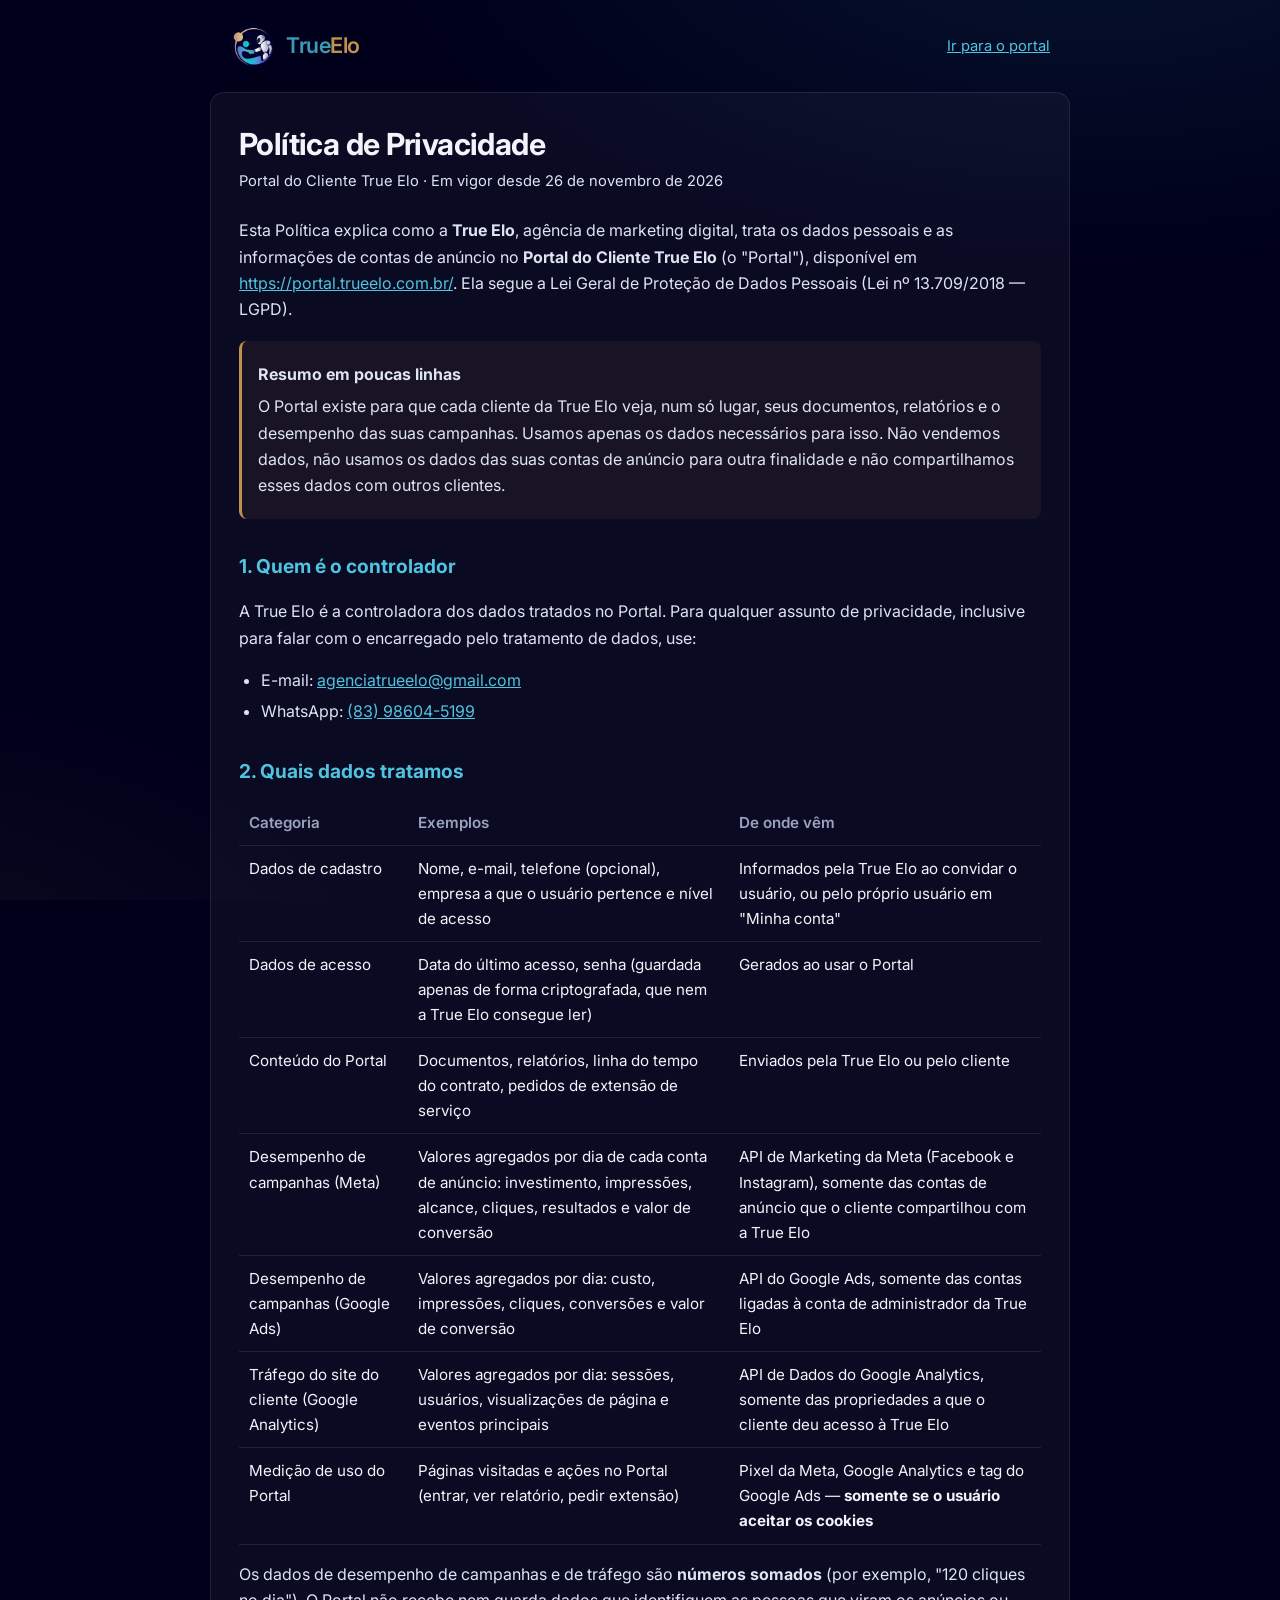
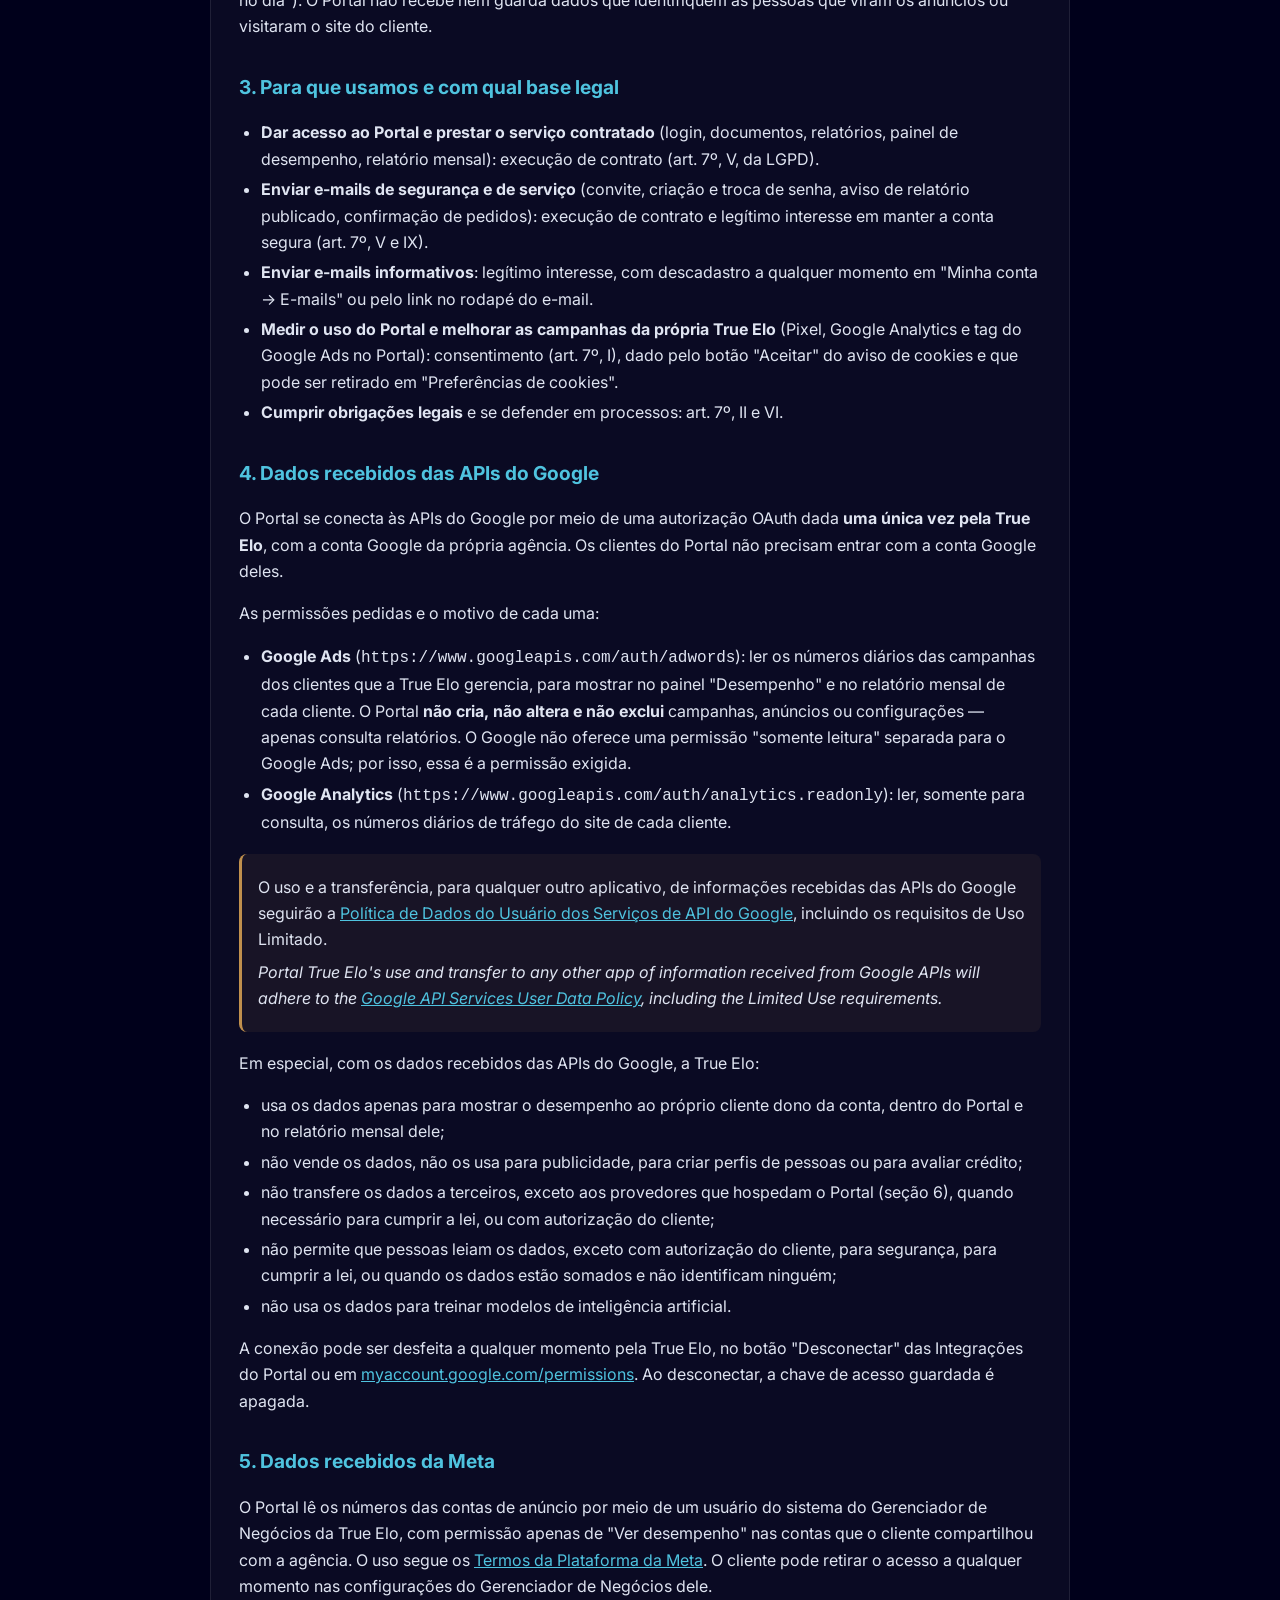
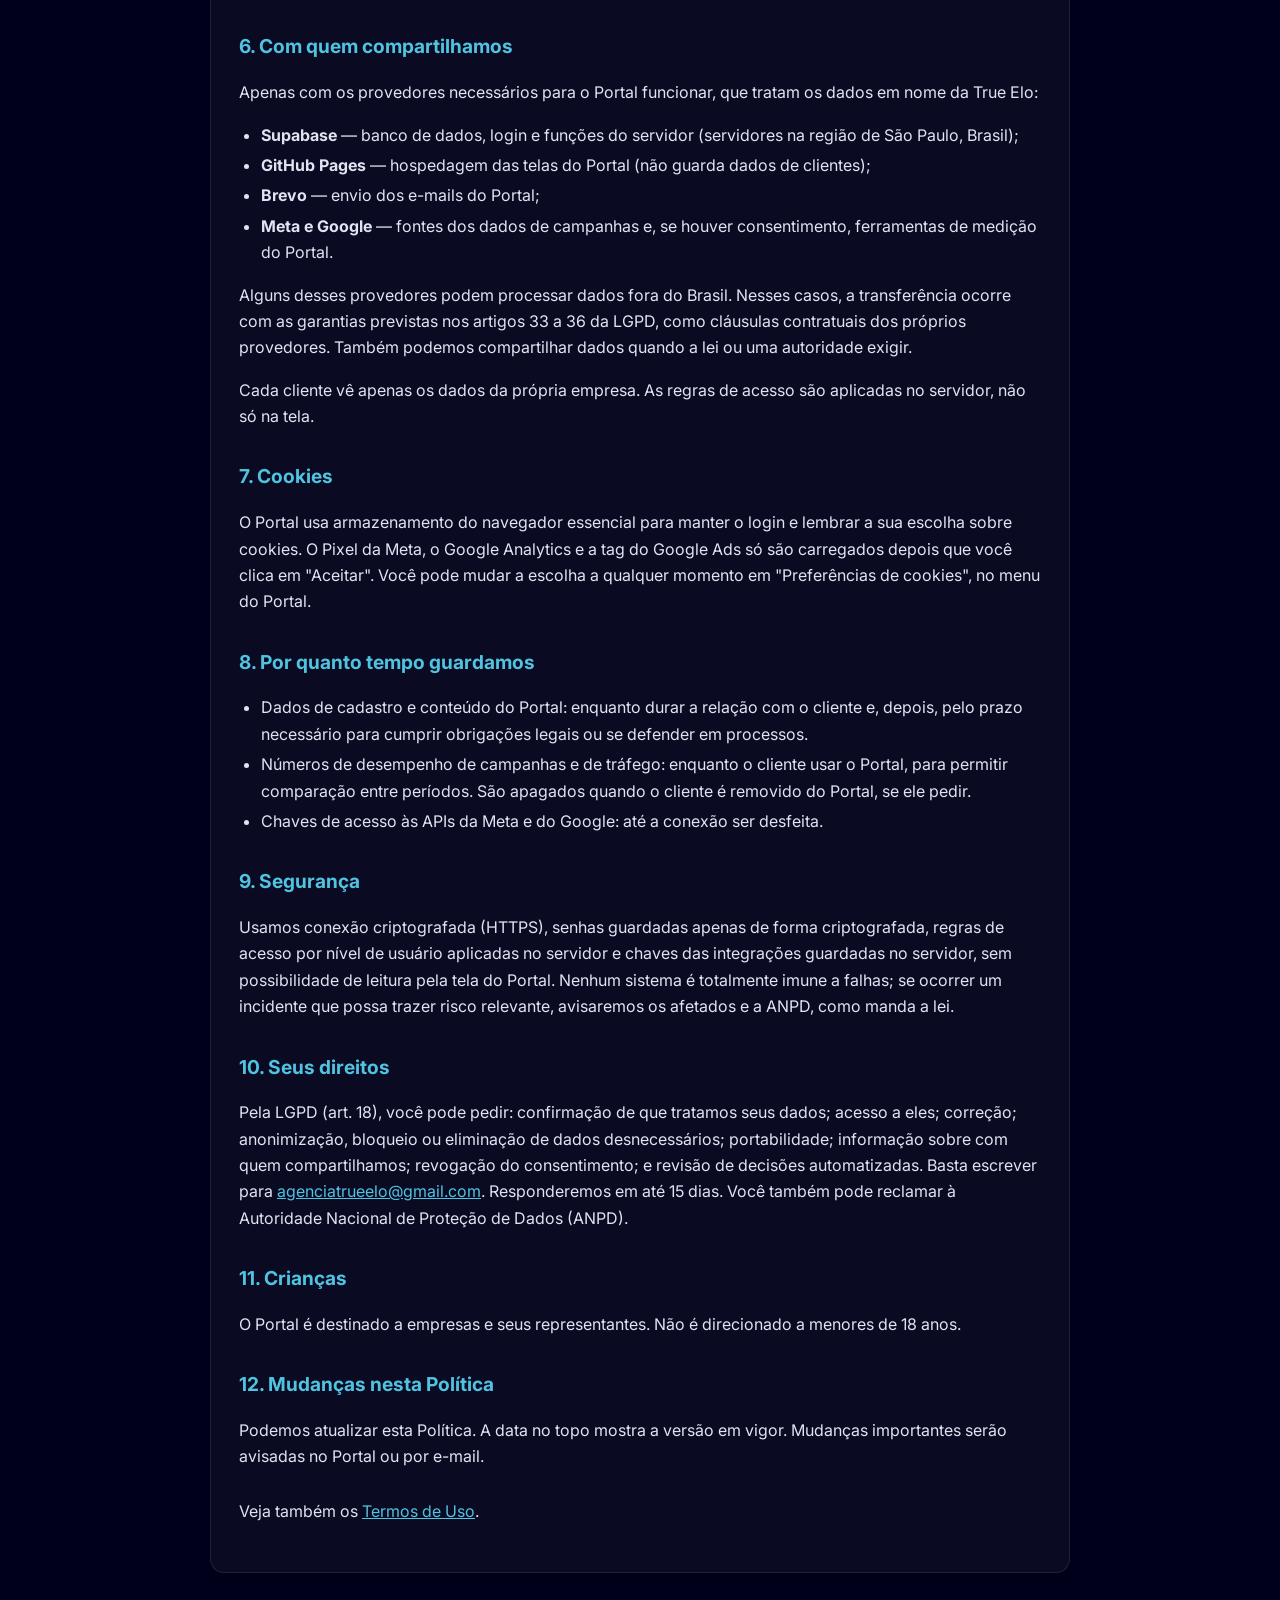
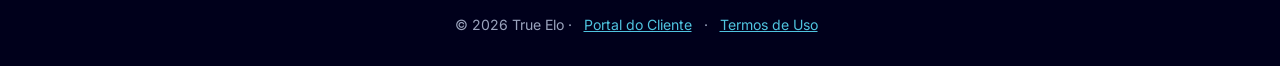
<file: web/privacidade.html>
<!doctype html>
<html lang="pt-BR">
<head>
  <meta charset="utf-8">
  <meta name="viewport" content="width=device-width, initial-scale=1">
  <meta name="theme-color" content="#00001B">
  <meta name="description" content="Política de Privacidade do Portal do Cliente True Elo: quais dados usamos, por quê, com quem compartilhamos e como exercer seus direitos (LGPD).">
  <title>Política de Privacidade · Portal do Cliente True Elo</title>
  <link rel="icon" type="image/png" href="assets/icon-64.png">
  <link rel="preconnect" href="https://fonts.googleapis.com">
  <link rel="preconnect" href="https://fonts.gstatic.com" crossorigin>
  <link href="https://fonts.googleapis.com/css2?family=Inter:wght@400;500;600;700&display=swap" rel="stylesheet">
  <link rel="stylesheet" href="css/legal.css">
</head>
<body>
  <header class="legal-header">
    <a class="legal-brand" href="./"><img src="assets/logo-simbolo.png" alt=""><span><span class="t">True</span><span class="e">Elo</span></span></a>
    <a class="legal-back" href="./">Ir para o portal</a>
  </header>

  <main class="legal">
    <h1>Política de Privacidade</h1>
    <p class="legal-meta">Portal do Cliente True Elo · Em vigor desde 26 de novembro de 2026</p>

    <p>Esta Política explica como a <strong>True Elo</strong>, agência de marketing digital, trata os dados pessoais e as informações de contas de anúncio no <strong>Portal do Cliente True Elo</strong> (o "Portal"), disponível em <a href="https://portal.trueelo.com.br/">https://portal.trueelo.com.br/</a>. Ela segue a Lei Geral de Proteção de Dados Pessoais (Lei nº 13.709/2018 — LGPD).</p>

    <div class="legal-box">
      <p><strong>Resumo em poucas linhas</strong></p>
      <p>O Portal existe para que cada cliente da True Elo veja, num só lugar, seus documentos, relatórios e o desempenho das suas campanhas. Usamos apenas os dados necessários para isso. Não vendemos dados, não usamos os dados das suas contas de anúncio para outra finalidade e não compartilhamos esses dados com outros clientes.</p>
    </div>

    <h2>1. Quem é o controlador</h2>
    <p>A True Elo é a controladora dos dados tratados no Portal. Para qualquer assunto de privacidade, inclusive para falar com o encarregado pelo tratamento de dados, use:</p>
    <ul>
      <li>E-mail: <a href="mailto:agenciatrueelo@gmail.com">agenciatrueelo@gmail.com</a></li>
      <li>WhatsApp: <a href="https://wa.me/5583986045199">(83) 98604-5199</a></li>
    </ul>

    <h2>2. Quais dados tratamos</h2>
    <table class="legal-table">
      <thead><tr><th>Categoria</th><th>Exemplos</th><th>De onde vêm</th></tr></thead>
      <tbody>
        <tr><td>Dados de cadastro</td><td>Nome, e-mail, telefone (opcional), empresa a que o usuário pertence e nível de acesso</td><td>Informados pela True Elo ao convidar o usuário, ou pelo próprio usuário em "Minha conta"</td></tr>
        <tr><td>Dados de acesso</td><td>Data do último acesso, senha (guardada apenas de forma criptografada, que nem a True Elo consegue ler)</td><td>Gerados ao usar o Portal</td></tr>
        <tr><td>Conteúdo do Portal</td><td>Documentos, relatórios, linha do tempo do contrato, pedidos de extensão de serviço</td><td>Enviados pela True Elo ou pelo cliente</td></tr>
        <tr><td>Desempenho de campanhas (Meta)</td><td>Valores agregados por dia de cada conta de anúncio: investimento, impressões, alcance, cliques, resultados e valor de conversão</td><td>API de Marketing da Meta (Facebook e Instagram), somente das contas de anúncio que o cliente compartilhou com a True Elo</td></tr>
        <tr><td>Desempenho de campanhas (Google Ads)</td><td>Valores agregados por dia: custo, impressões, cliques, conversões e valor de conversão</td><td>API do Google Ads, somente das contas ligadas à conta de administrador da True Elo</td></tr>
        <tr><td>Tráfego do site do cliente (Google Analytics)</td><td>Valores agregados por dia: sessões, usuários, visualizações de página e eventos principais</td><td>API de Dados do Google Analytics, somente das propriedades a que o cliente deu acesso à True Elo</td></tr>
        <tr><td>Medição de uso do Portal</td><td>Páginas visitadas e ações no Portal (entrar, ver relatório, pedir extensão)</td><td>Pixel da Meta, Google Analytics e tag do Google Ads — <strong>somente se o usuário aceitar os cookies</strong></td></tr>
      </tbody>
    </table>
    <p>Os dados de desempenho de campanhas e de tráfego são <strong>números somados</strong> (por exemplo, "120 cliques no dia"). O Portal não recebe nem guarda dados que identifiquem as pessoas que viram os anúncios ou visitaram o site do cliente.</p>

    <h2>3. Para que usamos e com qual base legal</h2>
    <ul>
      <li><strong>Dar acesso ao Portal e prestar o serviço contratado</strong> (login, documentos, relatórios, painel de desempenho, relatório mensal): execução de contrato (art. 7º, V, da LGPD).</li>
      <li><strong>Enviar e-mails de segurança e de serviço</strong> (convite, criação e troca de senha, aviso de relatório publicado, confirmação de pedidos): execução de contrato e legítimo interesse em manter a conta segura (art. 7º, V e IX).</li>
      <li><strong>Enviar e-mails informativos</strong>: legítimo interesse, com descadastro a qualquer momento em "Minha conta → E-mails" ou pelo link no rodapé do e-mail.</li>
      <li><strong>Medir o uso do Portal e melhorar as campanhas da própria True Elo</strong> (Pixel, Google Analytics e tag do Google Ads no Portal): consentimento (art. 7º, I), dado pelo botão "Aceitar" do aviso de cookies e que pode ser retirado em "Preferências de cookies".</li>
      <li><strong>Cumprir obrigações legais</strong> e se defender em processos: art. 7º, II e VI.</li>
    </ul>

    <h2 id="google">4. Dados recebidos das APIs do Google</h2>
    <p>O Portal se conecta às APIs do Google por meio de uma autorização OAuth dada <strong>uma única vez pela True Elo</strong>, com a conta Google da própria agência. Os clientes do Portal não precisam entrar com a conta Google deles.</p>
    <p>As permissões pedidas e o motivo de cada uma:</p>
    <ul>
      <li><strong>Google Ads</strong> (<code>https://www.googleapis.com/auth/adwords</code>): ler os números diários das campanhas dos clientes que a True Elo gerencia, para mostrar no painel "Desempenho" e no relatório mensal de cada cliente. O Portal <strong>não cria, não altera e não exclui</strong> campanhas, anúncios ou configurações — apenas consulta relatórios. O Google não oferece uma permissão "somente leitura" separada para o Google Ads; por isso, essa é a permissão exigida.</li>
      <li><strong>Google Analytics</strong> (<code>https://www.googleapis.com/auth/analytics.readonly</code>): ler, somente para consulta, os números diários de tráfego do site de cada cliente.</li>
    </ul>
    <div class="legal-box">
      <p>O uso e a transferência, para qualquer outro aplicativo, de informações recebidas das APIs do Google seguirão a <a href="https://developers.google.com/terms/api-services-user-data-policy" target="_blank" rel="noopener">Política de Dados do Usuário dos Serviços de API do Google</a>, incluindo os requisitos de Uso Limitado.</p>
      <p lang="en"><em>Portal True Elo's use and transfer to any other app of information received from Google APIs will adhere to the <a href="https://developers.google.com/terms/api-services-user-data-policy" target="_blank" rel="noopener">Google API Services User Data Policy</a>, including the Limited Use requirements.</em></p>
    </div>
    <p>Em especial, com os dados recebidos das APIs do Google, a True Elo:</p>
    <ul>
      <li>usa os dados apenas para mostrar o desempenho ao próprio cliente dono da conta, dentro do Portal e no relatório mensal dele;</li>
      <li>não vende os dados, não os usa para publicidade, para criar perfis de pessoas ou para avaliar crédito;</li>
      <li>não transfere os dados a terceiros, exceto aos provedores que hospedam o Portal (seção 6), quando necessário para cumprir a lei, ou com autorização do cliente;</li>
      <li>não permite que pessoas leiam os dados, exceto com autorização do cliente, para segurança, para cumprir a lei, ou quando os dados estão somados e não identificam ninguém;</li>
      <li>não usa os dados para treinar modelos de inteligência artificial.</li>
    </ul>
    <p>A conexão pode ser desfeita a qualquer momento pela True Elo, no botão "Desconectar" das Integrações do Portal ou em <a href="https://myaccount.google.com/permissions" target="_blank" rel="noopener">myaccount.google.com/permissions</a>. Ao desconectar, a chave de acesso guardada é apagada.</p>

    <h2>5. Dados recebidos da Meta</h2>
    <p>O Portal lê os números das contas de anúncio por meio de um usuário do sistema do Gerenciador de Negócios da True Elo, com permissão apenas de "Ver desempenho" nas contas que o cliente compartilhou com a agência. O uso segue os <a href="https://developers.facebook.com/terms/" target="_blank" rel="noopener">Termos da Plataforma da Meta</a>. O cliente pode retirar o acesso a qualquer momento nas configurações do Gerenciador de Negócios dele.</p>

    <h2>6. Com quem compartilhamos</h2>
    <p>Apenas com os provedores necessários para o Portal funcionar, que tratam os dados em nome da True Elo:</p>
    <ul>
      <li><strong>Supabase</strong> — banco de dados, login e funções do servidor (servidores na região de São Paulo, Brasil);</li>
      <li><strong>GitHub Pages</strong> — hospedagem das telas do Portal (não guarda dados de clientes);</li>
      <li><strong>Brevo</strong> — envio dos e-mails do Portal;</li>
      <li><strong>Meta e Google</strong> — fontes dos dados de campanhas e, se houver consentimento, ferramentas de medição do Portal.</li>
    </ul>
    <p>Alguns desses provedores podem processar dados fora do Brasil. Nesses casos, a transferência ocorre com as garantias previstas nos artigos 33 a 36 da LGPD, como cláusulas contratuais dos próprios provedores. Também podemos compartilhar dados quando a lei ou uma autoridade exigir.</p>
    <p>Cada cliente vê apenas os dados da própria empresa. As regras de acesso são aplicadas no servidor, não só na tela.</p>

    <h2>7. Cookies</h2>
    <p>O Portal usa armazenamento do navegador essencial para manter o login e lembrar a sua escolha sobre cookies. O Pixel da Meta, o Google Analytics e a tag do Google Ads só são carregados depois que você clica em "Aceitar". Você pode mudar a escolha a qualquer momento em "Preferências de cookies", no menu do Portal.</p>

    <h2>8. Por quanto tempo guardamos</h2>
    <ul>
      <li>Dados de cadastro e conteúdo do Portal: enquanto durar a relação com o cliente e, depois, pelo prazo necessário para cumprir obrigações legais ou se defender em processos.</li>
      <li>Números de desempenho de campanhas e de tráfego: enquanto o cliente usar o Portal, para permitir comparação entre períodos. São apagados quando o cliente é removido do Portal, se ele pedir.</li>
      <li>Chaves de acesso às APIs da Meta e do Google: até a conexão ser desfeita.</li>
    </ul>

    <h2>9. Segurança</h2>
    <p>Usamos conexão criptografada (HTTPS), senhas guardadas apenas de forma criptografada, regras de acesso por nível de usuário aplicadas no servidor e chaves das integrações guardadas no servidor, sem possibilidade de leitura pela tela do Portal. Nenhum sistema é totalmente imune a falhas; se ocorrer um incidente que possa trazer risco relevante, avisaremos os afetados e a ANPD, como manda a lei.</p>

    <h2>10. Seus direitos</h2>
    <p>Pela LGPD (art. 18), você pode pedir: confirmação de que tratamos seus dados; acesso a eles; correção; anonimização, bloqueio ou eliminação de dados desnecessários; portabilidade; informação sobre com quem compartilhamos; revogação do consentimento; e revisão de decisões automatizadas. Basta escrever para <a href="mailto:agenciatrueelo@gmail.com">agenciatrueelo@gmail.com</a>. Responderemos em até 15 dias. Você também pode reclamar à Autoridade Nacional de Proteção de Dados (ANPD).</p>

    <h2>11. Crianças</h2>
    <p>O Portal é destinado a empresas e seus representantes. Não é direcionado a menores de 18 anos.</p>

    <h2>12. Mudanças nesta Política</h2>
    <p>Podemos atualizar esta Política. A data no topo mostra a versão em vigor. Mudanças importantes serão avisadas no Portal ou por e-mail.</p>

    <p style="margin-top:28px">Veja também os <a href="termos.html">Termos de Uso</a>.</p>
  </main>

  <footer class="legal-footer">
    © 2026 True Elo · <a href="./">Portal do Cliente</a> · <a href="termos.html">Termos de Uso</a>
  </footer>
</body>
</html>
</file>
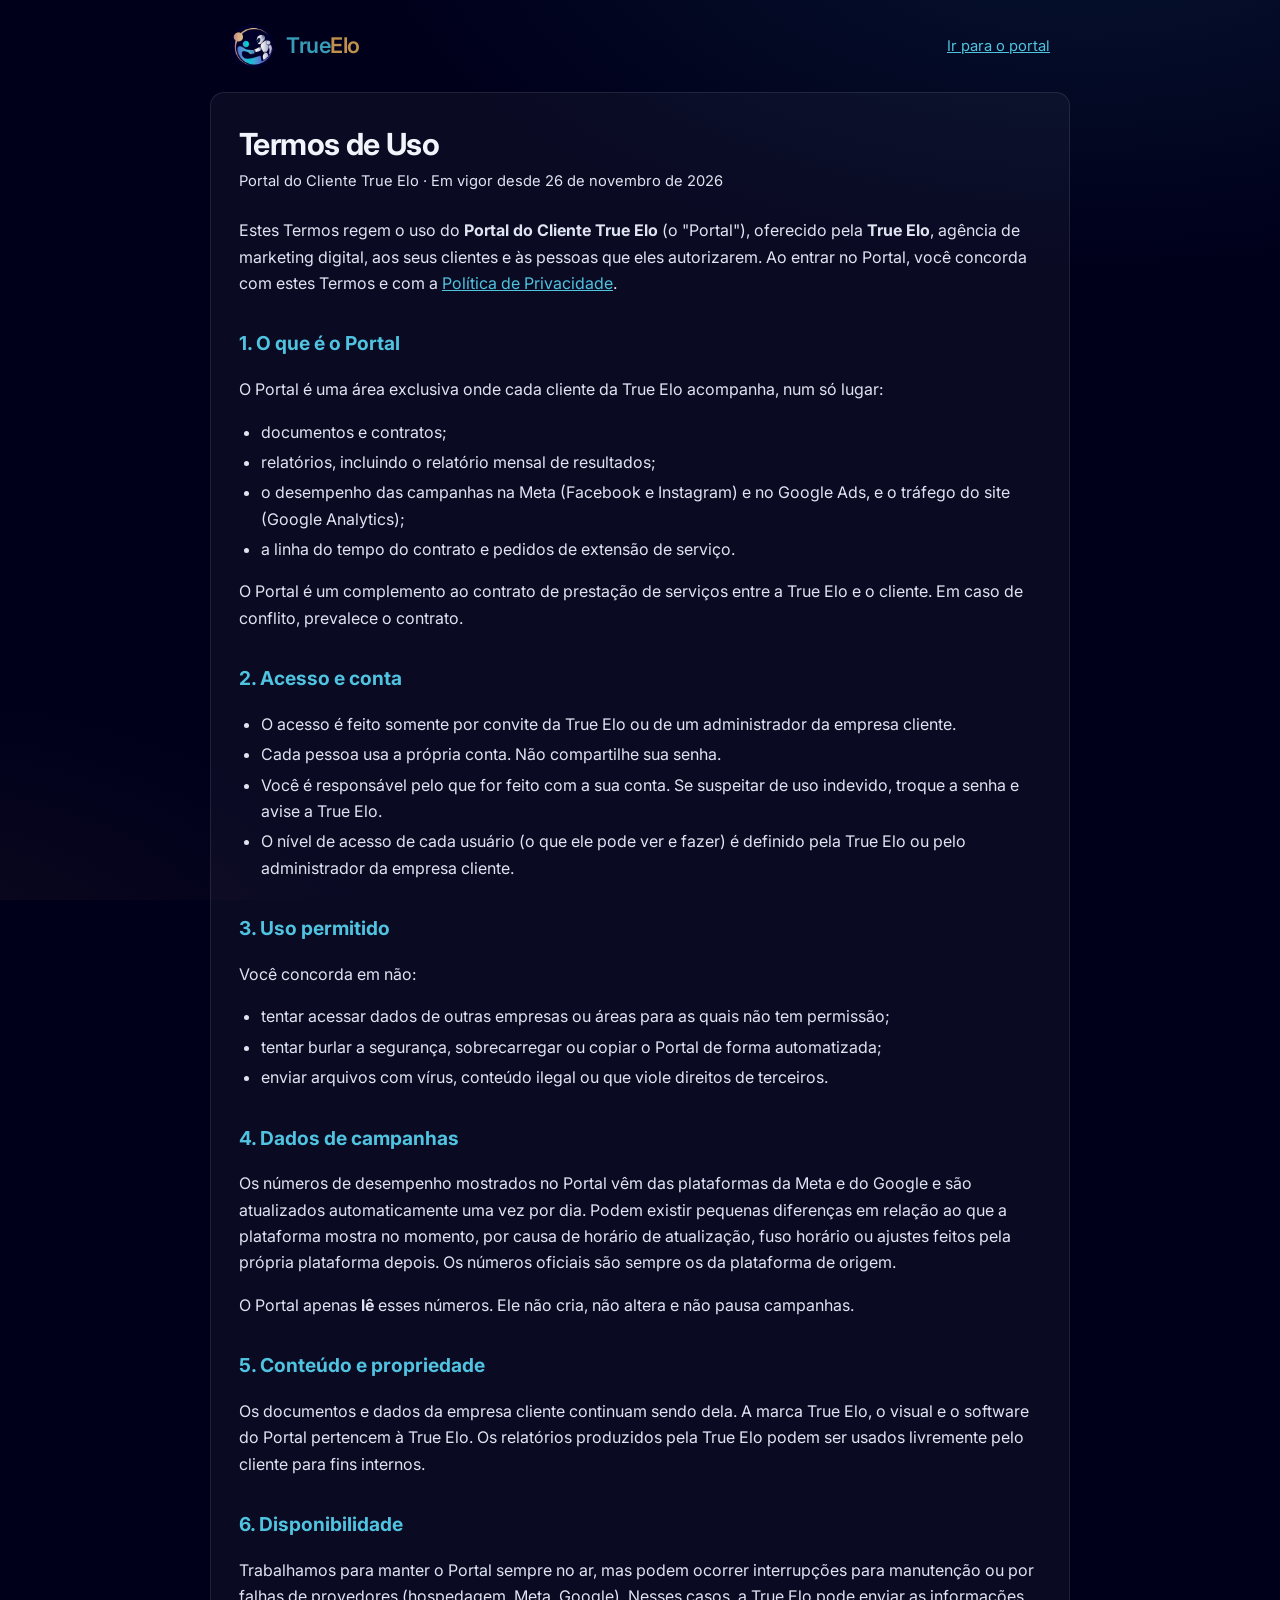
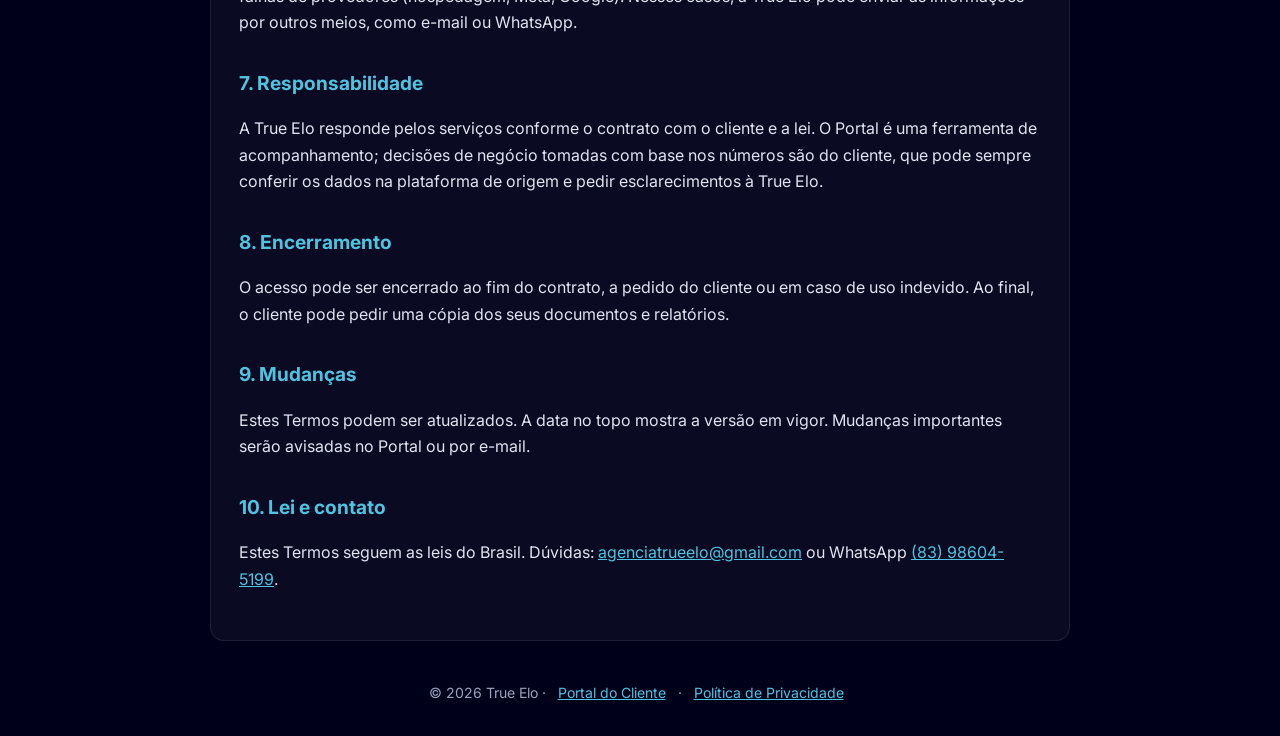
<file: web/termos.html>
<!doctype html>
<html lang="pt-BR">
<head>
  <meta charset="utf-8">
  <meta name="viewport" content="width=device-width, initial-scale=1">
  <meta name="theme-color" content="#00001B">
  <meta name="description" content="Termos de Uso do Portal do Cliente True Elo.">
  <title>Termos de Uso · Portal do Cliente True Elo</title>
  <link rel="icon" type="image/png" href="assets/icon-64.png">
  <link rel="preconnect" href="https://fonts.googleapis.com">
  <link rel="preconnect" href="https://fonts.gstatic.com" crossorigin>
  <link href="https://fonts.googleapis.com/css2?family=Inter:wght@400;500;600;700&display=swap" rel="stylesheet">
  <link rel="stylesheet" href="css/legal.css">
</head>
<body>
  <header class="legal-header">
    <a class="legal-brand" href="./"><img src="assets/logo-simbolo.png" alt=""><span><span class="t">True</span><span class="e">Elo</span></span></a>
    <a class="legal-back" href="./">Ir para o portal</a>
  </header>

  <main class="legal">
    <h1>Termos de Uso</h1>
    <p class="legal-meta">Portal do Cliente True Elo · Em vigor desde 26 de novembro de 2026</p>

    <p>Estes Termos regem o uso do <strong>Portal do Cliente True Elo</strong> (o "Portal"), oferecido pela <strong>True Elo</strong>, agência de marketing digital, aos seus clientes e às pessoas que eles autorizarem. Ao entrar no Portal, você concorda com estes Termos e com a <a href="privacidade.html">Política de Privacidade</a>.</p>

    <h2>1. O que é o Portal</h2>
    <p>O Portal é uma área exclusiva onde cada cliente da True Elo acompanha, num só lugar:</p>
    <ul>
      <li>documentos e contratos;</li>
      <li>relatórios, incluindo o relatório mensal de resultados;</li>
      <li>o desempenho das campanhas na Meta (Facebook e Instagram) e no Google Ads, e o tráfego do site (Google Analytics);</li>
      <li>a linha do tempo do contrato e pedidos de extensão de serviço.</li>
    </ul>
    <p>O Portal é um complemento ao contrato de prestação de serviços entre a True Elo e o cliente. Em caso de conflito, prevalece o contrato.</p>

    <h2>2. Acesso e conta</h2>
    <ul>
      <li>O acesso é feito somente por convite da True Elo ou de um administrador da empresa cliente.</li>
      <li>Cada pessoa usa a própria conta. Não compartilhe sua senha.</li>
      <li>Você é responsável pelo que for feito com a sua conta. Se suspeitar de uso indevido, troque a senha e avise a True Elo.</li>
      <li>O nível de acesso de cada usuário (o que ele pode ver e fazer) é definido pela True Elo ou pelo administrador da empresa cliente.</li>
    </ul>

    <h2>3. Uso permitido</h2>
    <p>Você concorda em não:</p>
    <ul>
      <li>tentar acessar dados de outras empresas ou áreas para as quais não tem permissão;</li>
      <li>tentar burlar a segurança, sobrecarregar ou copiar o Portal de forma automatizada;</li>
      <li>enviar arquivos com vírus, conteúdo ilegal ou que viole direitos de terceiros.</li>
    </ul>

    <h2>4. Dados de campanhas</h2>
    <p>Os números de desempenho mostrados no Portal vêm das plataformas da Meta e do Google e são atualizados automaticamente uma vez por dia. Podem existir pequenas diferenças em relação ao que a plataforma mostra no momento, por causa de horário de atualização, fuso horário ou ajustes feitos pela própria plataforma depois. Os números oficiais são sempre os da plataforma de origem.</p>
    <p>O Portal apenas <strong>lê</strong> esses números. Ele não cria, não altera e não pausa campanhas.</p>

    <h2>5. Conteúdo e propriedade</h2>
    <p>Os documentos e dados da empresa cliente continuam sendo dela. A marca True Elo, o visual e o software do Portal pertencem à True Elo. Os relatórios produzidos pela True Elo podem ser usados livremente pelo cliente para fins internos.</p>

    <h2>6. Disponibilidade</h2>
    <p>Trabalhamos para manter o Portal sempre no ar, mas podem ocorrer interrupções para manutenção ou por falhas de provedores (hospedagem, Meta, Google). Nesses casos, a True Elo pode enviar as informações por outros meios, como e-mail ou WhatsApp.</p>

    <h2>7. Responsabilidade</h2>
    <p>A True Elo responde pelos serviços conforme o contrato com o cliente e a lei. O Portal é uma ferramenta de acompanhamento; decisões de negócio tomadas com base nos números são do cliente, que pode sempre conferir os dados na plataforma de origem e pedir esclarecimentos à True Elo.</p>

    <h2>8. Encerramento</h2>
    <p>O acesso pode ser encerrado ao fim do contrato, a pedido do cliente ou em caso de uso indevido. Ao final, o cliente pode pedir uma cópia dos seus documentos e relatórios.</p>

    <h2>9. Mudanças</h2>
    <p>Estes Termos podem ser atualizados. A data no topo mostra a versão em vigor. Mudanças importantes serão avisadas no Portal ou por e-mail.</p>

    <h2>10. Lei e contato</h2>
    <p>Estes Termos seguem as leis do Brasil. Dúvidas: <a href="mailto:agenciatrueelo@gmail.com">agenciatrueelo@gmail.com</a> ou WhatsApp <a href="https://wa.me/5583986045199">(83) 98604-5199</a>.</p>
  </main>

  <footer class="legal-footer">
    © 2026 True Elo · <a href="./">Portal do Cliente</a> · <a href="privacidade.html">Política de Privacidade</a>
  </footer>
</body>
</html>
</file>
<file: web/css/legal.css>
/* Páginas públicas (Política de Privacidade, Termos de Uso, retorno do Google).
   Usa as mesmas cores do portal, sem depender do app. */
:root {
  --bg: #00001b;
  --panel: #060b3a;
  --border: rgba(255, 255, 255, 0.09);
  --text: #f1f4fa;
  --muted: #9aa3bd;
  --cyan: #389cb6;
  --cyan-bright: #4fc3df;
  --gold: #c0904d;
}
* { box-sizing: border-box; }
html, body { margin: 0; }
body {
  font-family: 'Inter', system-ui, -apple-system, 'Segoe UI', Roboto, sans-serif;
  background:
    radial-gradient(1200px 600px at 85% -10%, rgba(56, 156, 182, 0.12), transparent 60%),
    radial-gradient(900px 500px at -10% 110%, rgba(192, 144, 77, 0.08), transparent 60%),
    var(--bg);
  background-attachment: fixed;
  color: var(--text);
  font-size: 16px;
  line-height: 1.65;
}
a { color: var(--cyan-bright); }
.legal-header {
  display: flex; align-items: center; justify-content: space-between; gap: 16px;
  max-width: 860px; margin: 0 auto; padding: 24px 20px 8px;
}
.legal-brand { display: flex; align-items: center; gap: 12px; text-decoration: none; color: var(--text); }
.legal-brand img { width: 44px; height: 44px; border-radius: 50%; }
.legal-brand span { font-size: 1.35rem; font-weight: 600; letter-spacing: -0.02em; }
.legal-brand .t { color: var(--cyan); }
.legal-brand .e { color: var(--gold); }
.legal-back { font-size: .92rem; white-space: nowrap; }
main.legal {
  max-width: 860px; margin: 16px auto 40px; padding: 32px 28px;
  background: rgba(255, 255, 255, 0.04); border: 1px solid var(--border); border-radius: 14px;
}
main.legal h1 { font-size: 1.9rem; line-height: 1.25; margin: 0 0 6px; letter-spacing: -0.02em; }
main.legal h2 { font-size: 1.2rem; margin: 32px 0 8px; color: var(--cyan-bright); }
main.legal h3 { font-size: 1.02rem; margin: 20px 0 6px; }
main.legal p, main.legal li { color: #dfe4f1; }
main.legal ul { padding-left: 22px; }
main.legal li { margin: 4px 0; }
.legal-meta { color: var(--muted); font-size: .92rem; margin: 0 0 24px; }
.legal-box {
  border-left: 3px solid var(--gold); background: rgba(192, 144, 77, 0.08);
  padding: 14px 16px; border-radius: 8px; margin: 18px 0;
}
.legal-box p { margin: 6px 0; }
table.legal-table { width: 100%; border-collapse: collapse; margin: 12px 0; font-size: .95rem; }
table.legal-table th, table.legal-table td { text-align: left; vertical-align: top; padding: 10px; border-bottom: 1px solid var(--border); }
table.legal-table th { color: var(--muted); font-weight: 600; }
.legal-footer { max-width: 860px; margin: 0 auto 32px; padding: 0 20px; color: var(--muted); font-size: .88rem; text-align: center; }
.legal-footer a { margin: 0 8px; }
.center-screen { min-height: 100vh; display: flex; flex-direction: column; align-items: center; justify-content: center; gap: 14px; padding: 24px; text-align: center; }
.spinner { width: 38px; height: 38px; border-radius: 50%; border: 3px solid rgba(255,255,255,.15); border-top-color: var(--cyan-bright); animation: spin 1s linear infinite; }
@keyframes spin { to { transform: rotate(360deg); } }
@media (max-width: 600px) {
  main.legal { padding: 22px 18px; margin: 10px 12px 32px; }
  main.legal h1 { font-size: 1.55rem; }
  table.legal-table, table.legal-table tbody, table.legal-table tr, table.legal-table td, table.legal-table th { display: block; width: 100%; }
  table.legal-table thead { display: none; }
  table.legal-table td { border-bottom: none; padding: 4px 0; }
  table.legal-table tr { border-bottom: 1px solid var(--border); padding: 10px 0; }
}
</file>
